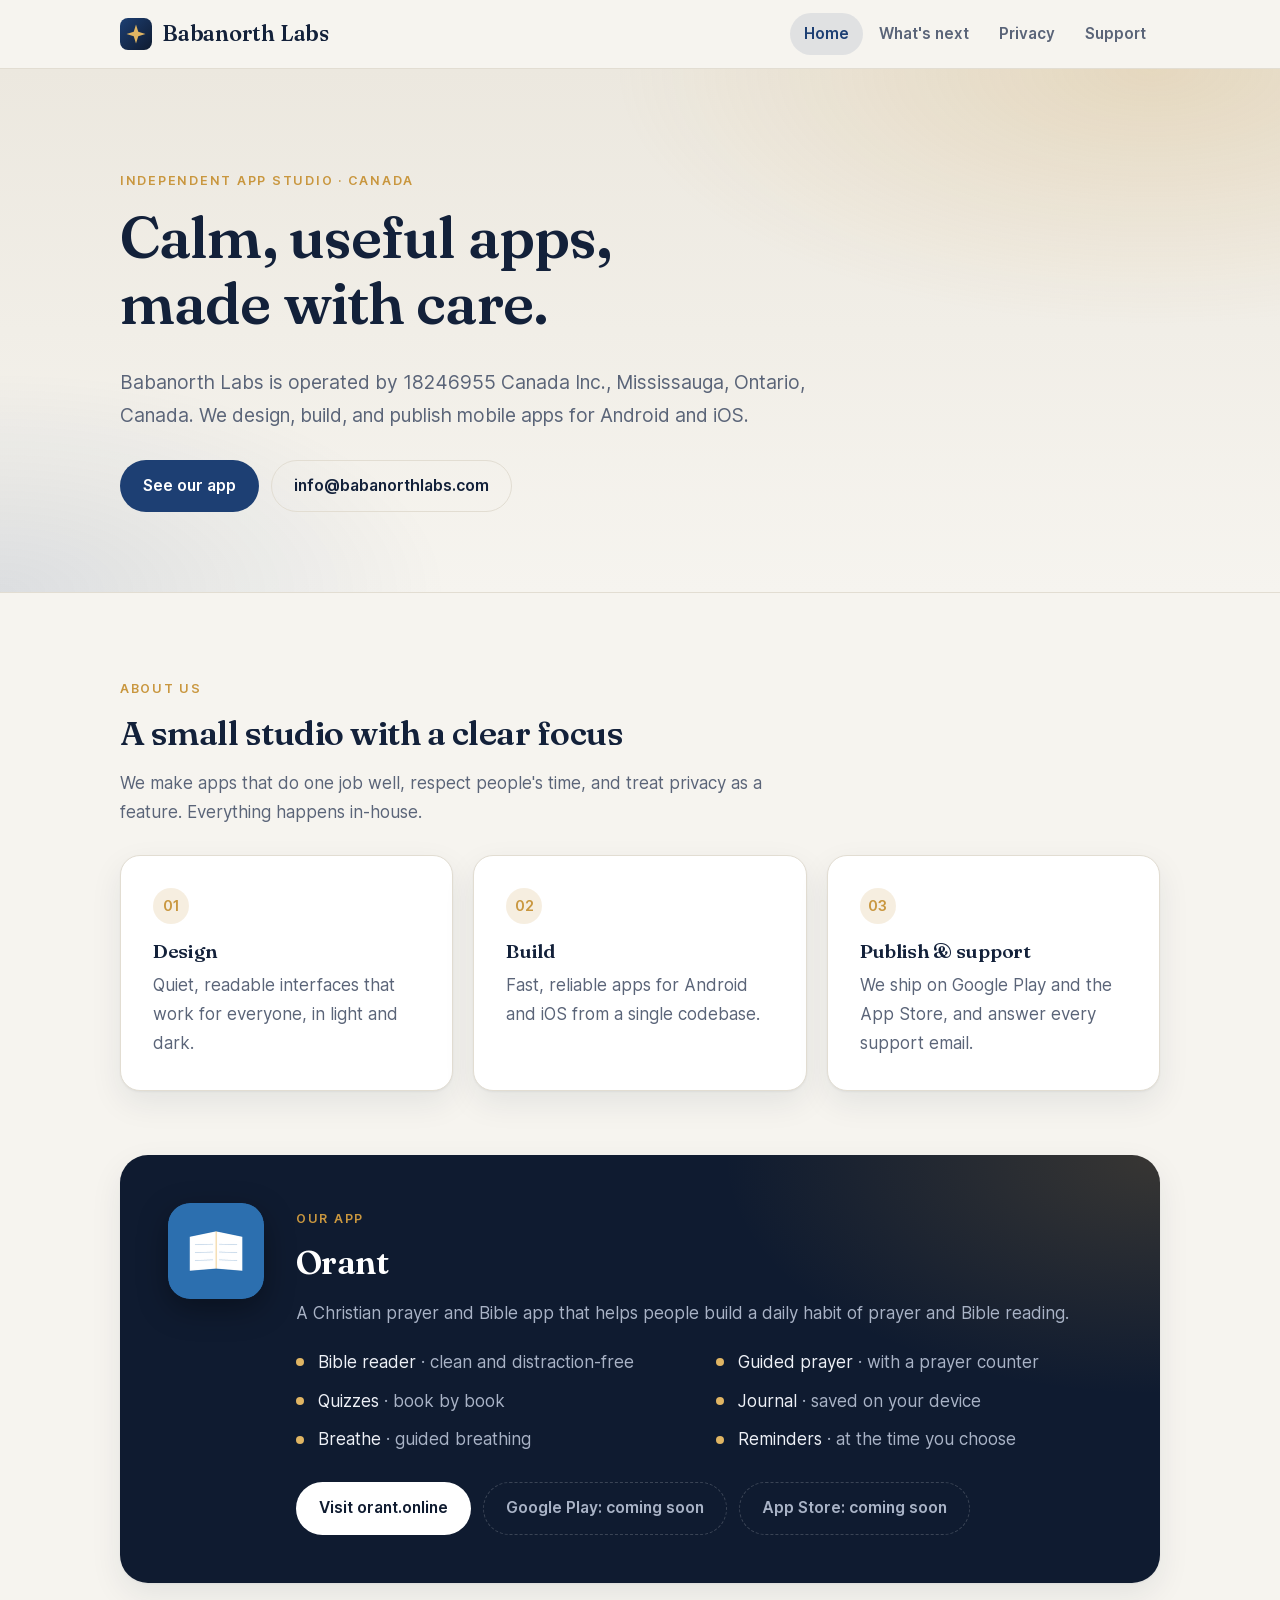
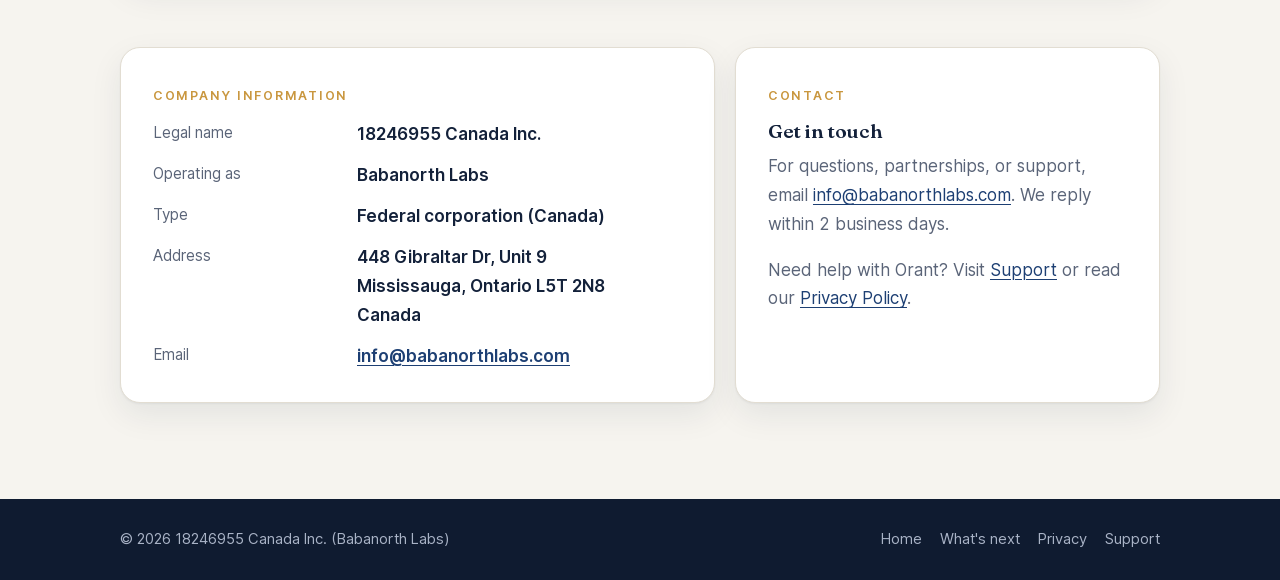
<file: index.html>
<!DOCTYPE html>
<html lang="en">
<head>
  <meta charset="utf-8">
  <meta name="viewport" content="width=device-width, initial-scale=1">
  <title>Babanorth Labs</title>
  <meta name="description" content="Babanorth Labs is operated by 18246955 Canada Inc., Mississauga, Ontario, Canada. We design and publish mobile apps, including Orant.">
  <link rel="icon" href="/favicon.svg" type="image/svg+xml">
  <link rel="preload" href="/assets/fonts/fraunces-600.woff2" as="font" type="font/woff2" crossorigin>
  <link rel="stylesheet" href="/style.css">
</head>
<body class="home">
  <header class="site-header">
    <div class="wrap">
      <a class="brand" href="/"><img src="/favicon.svg" alt="">Babanorth Labs</a>
      <nav class="nav">
        <a href="/" aria-current="page">Home</a>
        <a href="/whats-next/">What's next</a>
        <a href="/privacy/">Privacy</a>
        <a href="/support/">Support</a>
      </nav>
    </div>
  </header>

  <main>
    <section class="hero">
      <div class="wrap">
        <span class="eyebrow">Independent app studio · Canada</span>
        <h1>Calm, useful apps, made with care.</h1>
        <p class="lead">Babanorth Labs is operated by 18246955 Canada Inc., Mississauga, Ontario, Canada. We design, build, and publish mobile apps for Android and iOS.</p>
        <div class="buttons">
          <a class="btn btn-primary" href="#orant">See our app</a>
          <a class="btn btn-ghost" href="mailto:info@babanorthlabs.com">info@babanorthlabs.com</a>
        </div>
      </div>
    </section>

    <div class="wrap">
      <section class="section">
        <div class="section-head">
          <span class="eyebrow">About us</span>
          <h2>A small studio with a clear focus</h2>
          <p class="muted">We make apps that do one job well, respect people's time, and treat privacy as a feature. Everything happens in-house.</p>
        </div>
        <div class="grid">
          <div class="card">
            <span class="num">01</span>
            <h3>Design</h3>
            <p class="muted">Quiet, readable interfaces that work for everyone, in light and dark.</p>
          </div>
          <div class="card">
            <span class="num">02</span>
            <h3>Build</h3>
            <p class="muted">Fast, reliable apps for Android and iOS from a single codebase.</p>
          </div>
          <div class="card">
            <span class="num">03</span>
            <h3>Publish &amp; support</h3>
            <p class="muted">We ship on Google Play and the App Store, and answer every support email.</p>
          </div>
        </div>
      </section>

      <section class="section" id="orant">
        <div class="feature">
          <img class="app-icon" src="/assets/img/orant-icon.png" alt="Orant app icon" width="96" height="96">
          <div>
            <span class="eyebrow">Our app</span>
            <h2>Orant</h2>
            <p>A Christian prayer and Bible app that helps people build a daily habit of prayer and Bible reading.</p>
            <ul>
              <li>Bible reader <span>· clean and distraction-free</span></li>
              <li>Guided prayer <span>· with a prayer counter</span></li>
              <li>Quizzes <span>· book by book</span></li>
              <li>Journal <span>· saved on your device</span></li>
              <li>Breathe <span>· guided breathing</span></li>
              <li>Reminders <span>· at the time you choose</span></li>
            </ul>
            <div class="buttons">
              <a class="btn btn-primary" href="https://orant.online">Visit orant.online</a>
              <span class="btn btn-disabled" aria-disabled="true">Google Play: coming soon</span>
              <span class="btn btn-disabled" aria-disabled="true">App Store: coming soon</span>
            </div>
          </div>
        </div>
      </section>

      <section class="section">
        <div class="grid grid-2">
          <div class="card">
            <span class="eyebrow">Company information</span>
            <dl class="facts">
              <dt>Legal name</dt><dd>18246955 Canada Inc.</dd>
              <dt>Operating as</dt><dd>Babanorth Labs</dd>
              <dt>Type</dt><dd>Federal corporation (Canada)</dd>
              <dt>Address</dt><dd>448 Gibraltar Dr, Unit 9<br>Mississauga, Ontario L5T 2N8<br>Canada</dd>
              <dt>Email</dt><dd><a href="mailto:info@babanorthlabs.com">info@babanorthlabs.com</a></dd>
            </dl>
          </div>
          <div class="card">
            <span class="eyebrow">Contact</span>
            <h3>Get in touch</h3>
            <p class="muted">For questions, partnerships, or support, email <a href="mailto:info@babanorthlabs.com">info@babanorthlabs.com</a>. We reply within 2 business days.</p>
            <p class="muted">Need help with Orant? Visit <a href="/support/">Support</a> or read our <a href="/privacy/">Privacy Policy</a>.</p>
          </div>
        </div>
      </section>
    </div>
  </main>

  <footer class="site-footer">
    <div class="wrap">
      <span>© 2026 18246955 Canada Inc. (Babanorth Labs)</span>
      <nav><a href="/">Home</a><a href="/whats-next/">What's next</a><a href="/privacy/">Privacy</a><a href="/support/">Support</a></nav>
    </div>
  </footer>
</body>
</html>
</file>
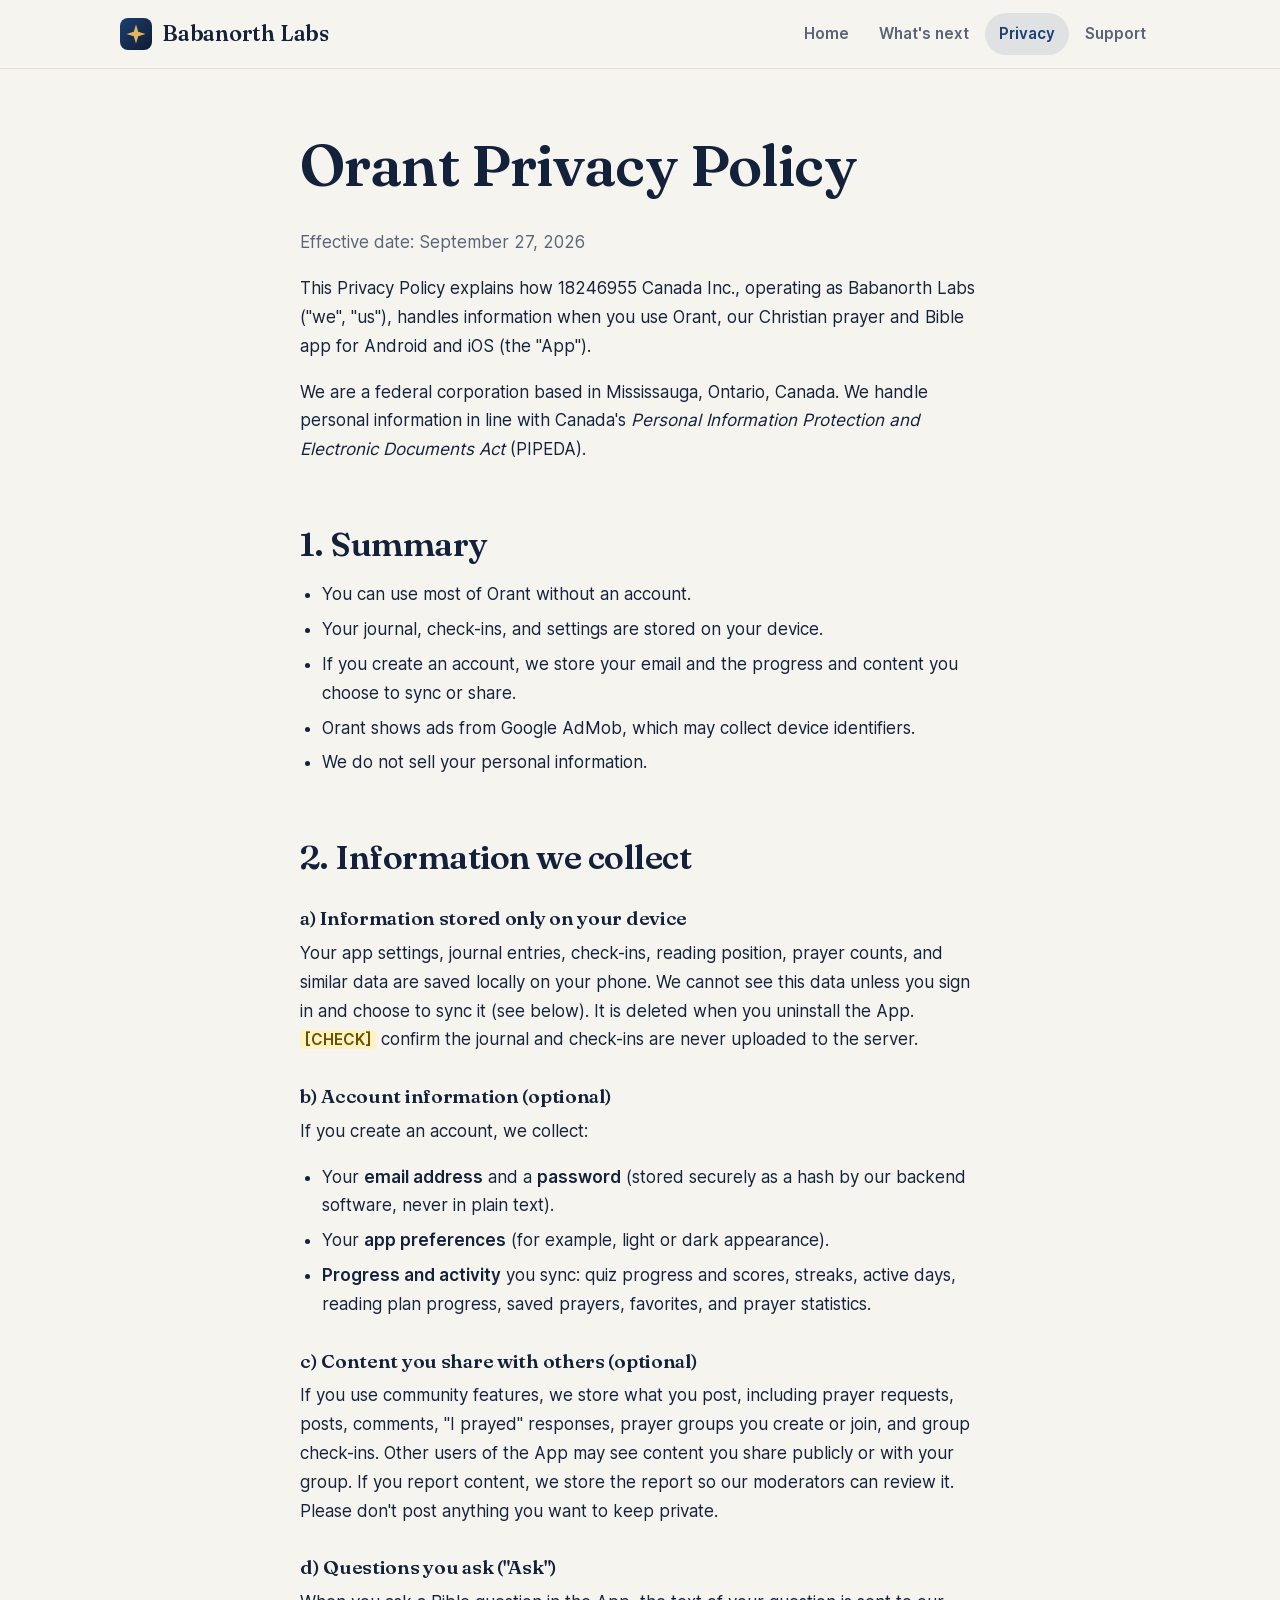
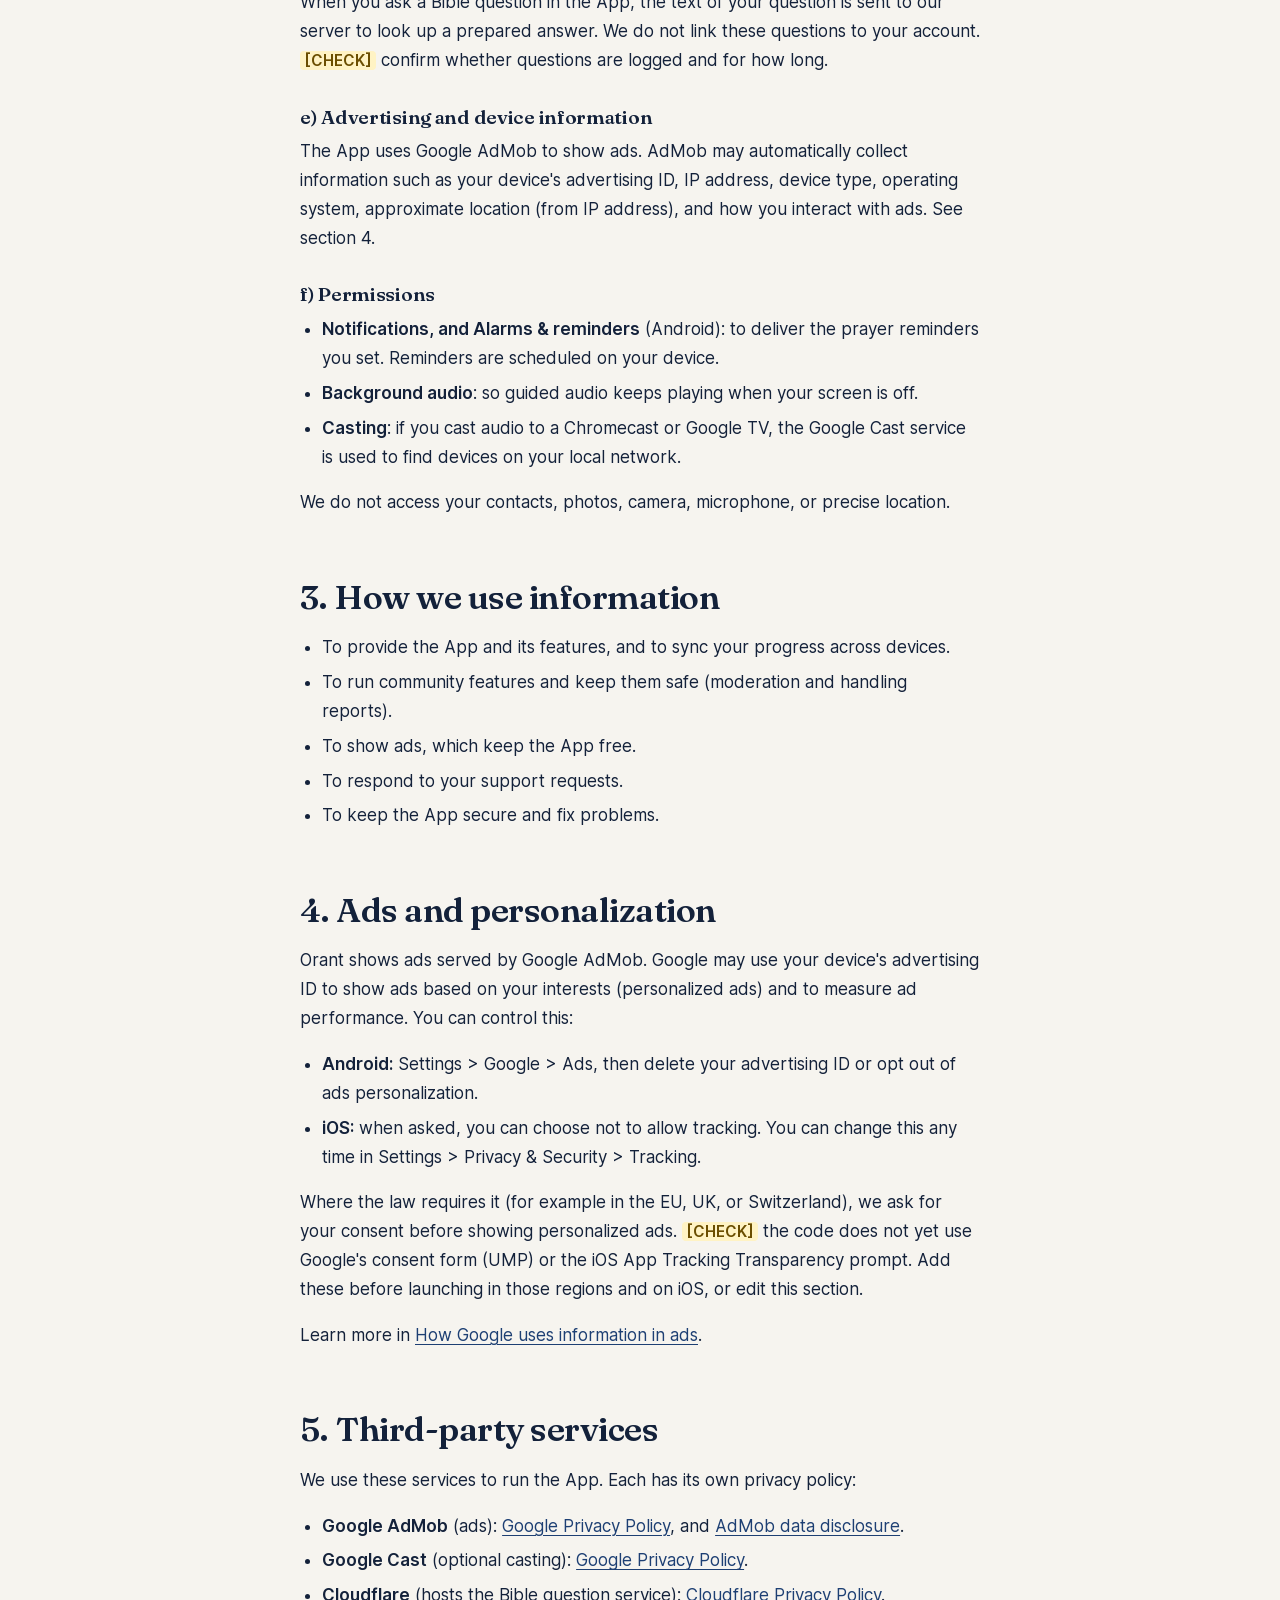
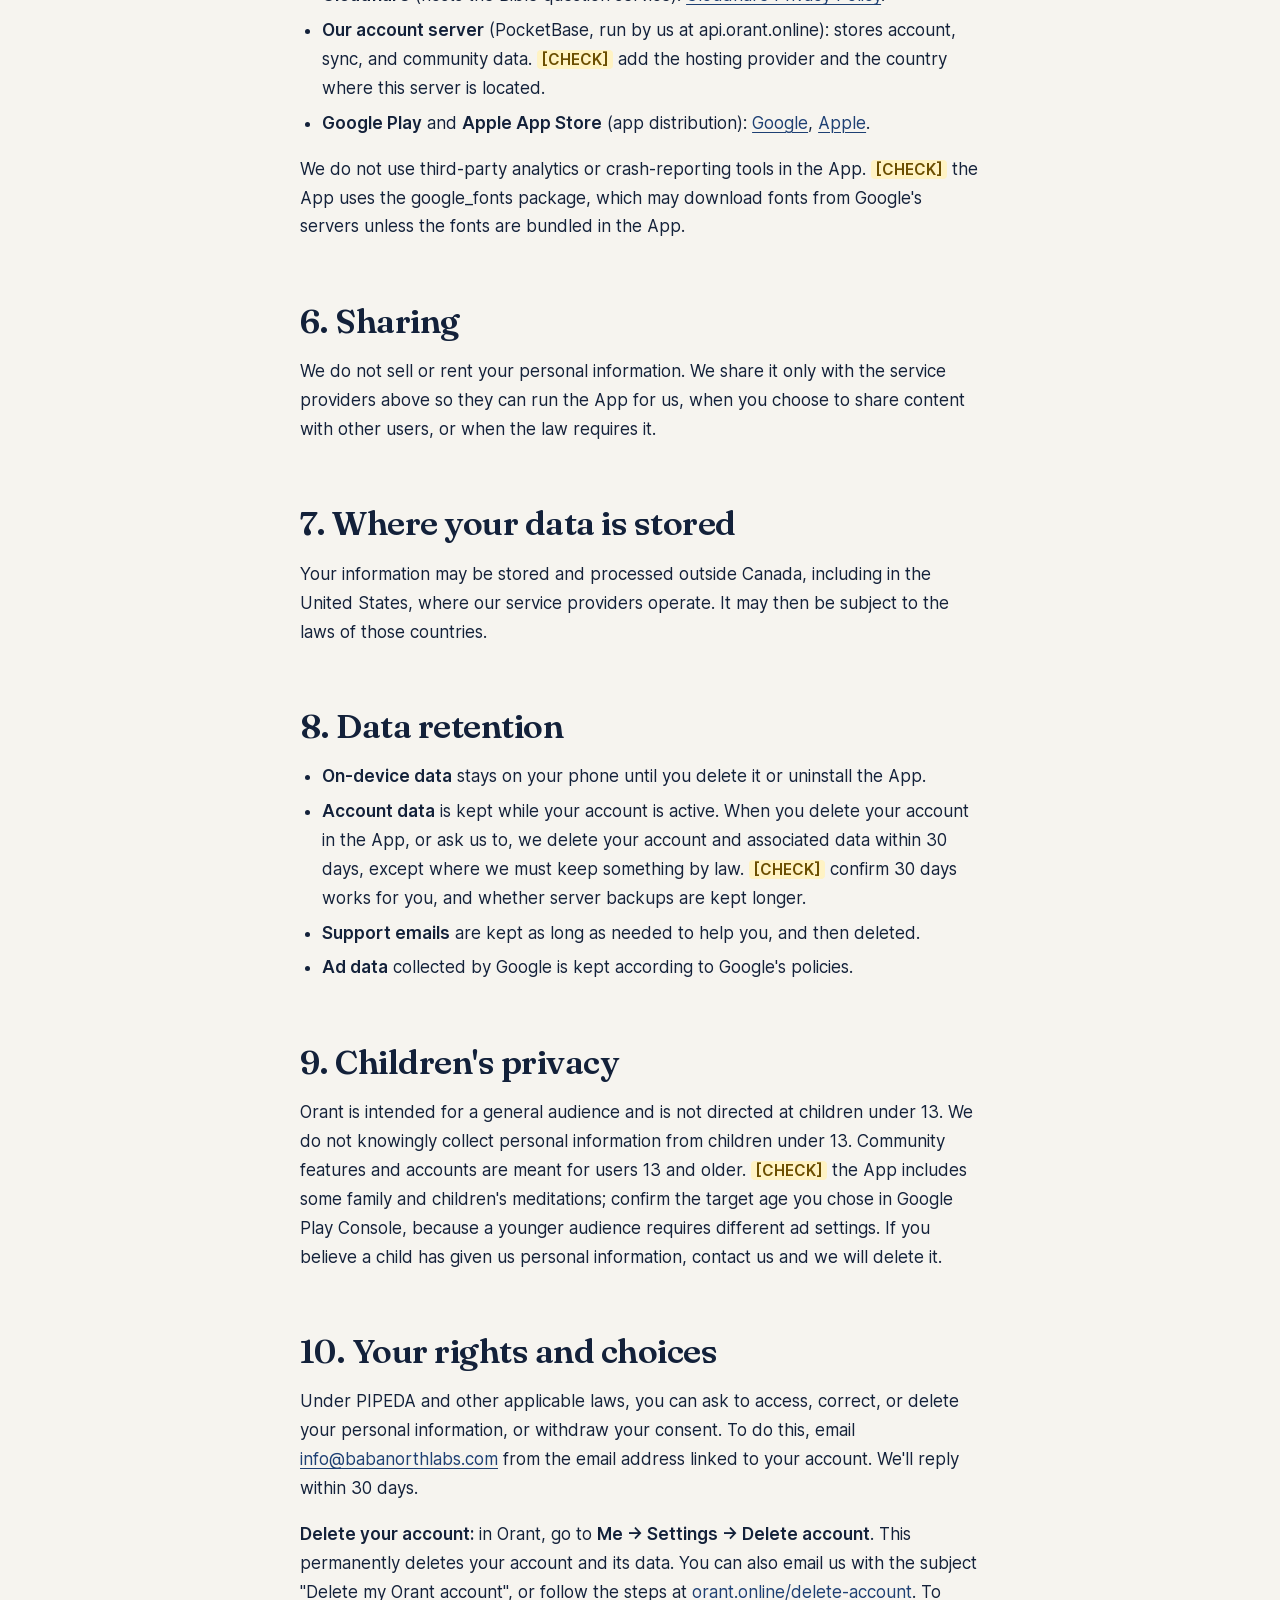
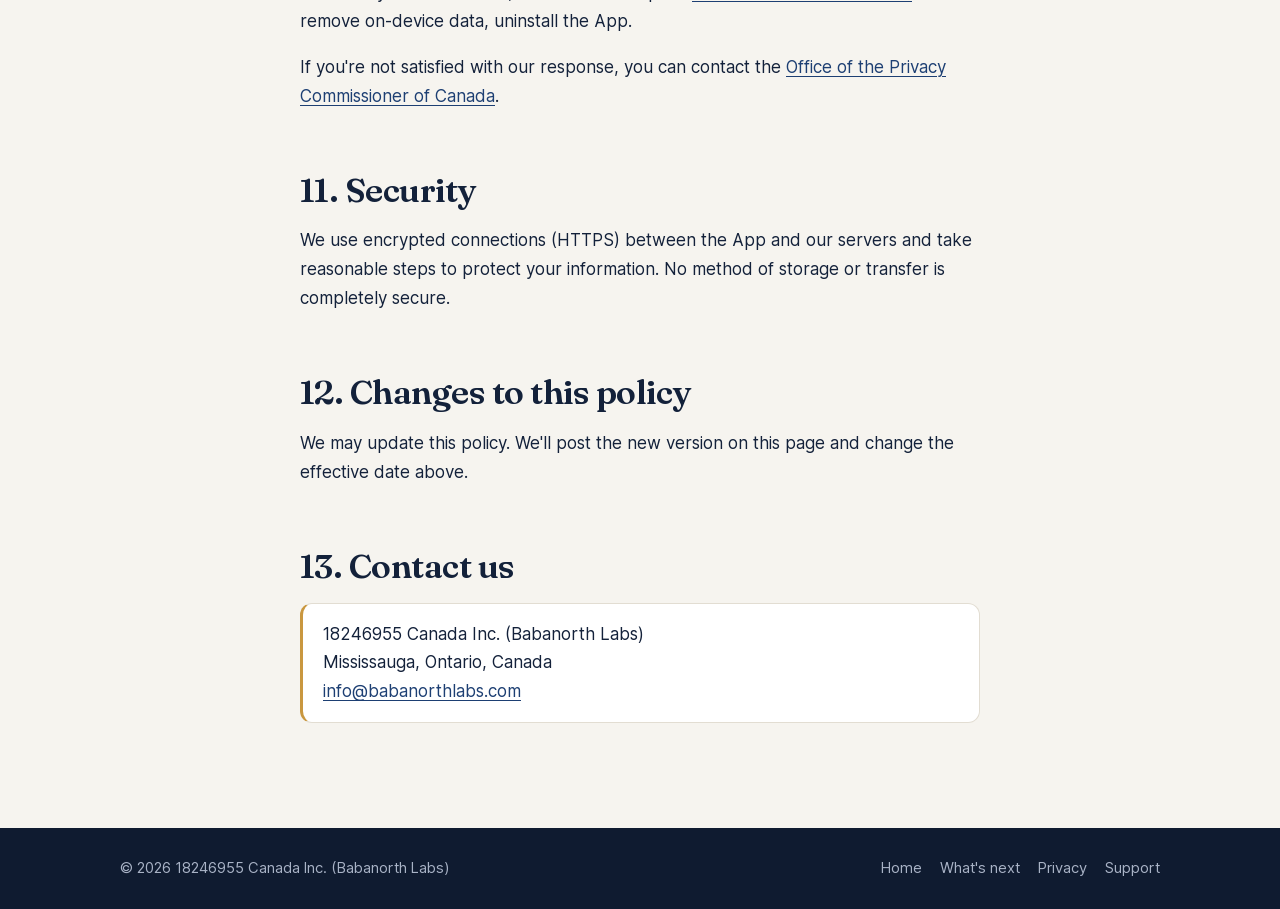
<file: privacy/index.html>
<!DOCTYPE html>
<html lang="en">
<head>
  <meta charset="utf-8">
  <meta name="viewport" content="width=device-width, initial-scale=1">
  <title>Privacy Policy · Orant · Babanorth Labs</title>
  <meta name="description" content="Privacy Policy for the Orant app by Babanorth Labs (18246955 Canada Inc.).">
  <link rel="icon" href="/favicon.svg" type="image/svg+xml">
  <link rel="stylesheet" href="/style.css">
</head>
<body>
  <header class="site-header">
    <div class="wrap">
      <a class="brand" href="/"><img src="/favicon.svg" alt="">Babanorth Labs</a>
      <nav class="nav">
        <a href="/">Home</a>
        <a href="/whats-next/">What's next</a>
        <a href="/privacy/" aria-current="page">Privacy</a>
        <a href="/support/">Support</a>
      </nav>
    </div>
  </header>

  <main>
    <div class="wrap">
      <h1>Orant Privacy Policy</h1>
      <p class="muted">Effective date: September 27, 2026</p>

      <p>This Privacy Policy explains how 18246955 Canada Inc., operating as Babanorth Labs ("we", "us"), handles information when you use Orant, our Christian prayer and Bible app for Android and iOS (the "App").</p>
      <p>We are a federal corporation based in Mississauga, Ontario, Canada. We handle personal information in line with Canada's <em>Personal Information Protection and Electronic Documents Act</em> (PIPEDA).</p>

      <h2>1. Summary</h2>
      <ul>
        <li>You can use most of Orant without an account.</li>
        <li>Your journal, check-ins, and settings are stored on your device.</li>
        <li>If you create an account, we store your email and the progress and content you choose to sync or share.</li>
        <li>Orant shows ads from Google AdMob, which may collect device identifiers.</li>
        <li>We do not sell your personal information.</li>
      </ul>

      <h2>2. Information we collect</h2>

      <h3>a) Information stored only on your device</h3>
      <p>Your app settings, journal entries, check-ins, reading position, prayer counts, and similar data are saved locally on your phone. We cannot see this data unless you sign in and choose to sync it (see below). It is deleted when you uninstall the App. <span class="check">[CHECK]</span> confirm the journal and check-ins are never uploaded to the server.</p>

      <h3>b) Account information (optional)</h3>
      <p>If you create an account, we collect:</p>
      <ul>
        <li>Your <strong>email address</strong> and a <strong>password</strong> (stored securely as a hash by our backend software, never in plain text).</li>
        <li>Your <strong>app preferences</strong> (for example, light or dark appearance).</li>
        <li><strong>Progress and activity</strong> you sync: quiz progress and scores, streaks, active days, reading plan progress, saved prayers, favorites, and prayer statistics.</li>
      </ul>

      <h3>c) Content you share with others (optional)</h3>
      <p>If you use community features, we store what you post, including prayer requests, posts, comments, "I prayed" responses, prayer groups you create or join, and group check-ins. Other users of the App may see content you share publicly or with your group. If you report content, we store the report so our moderators can review it. Please don't post anything you want to keep private.</p>

      <h3>d) Questions you ask ("Ask")</h3>
      <p>When you ask a Bible question in the App, the text of your question is sent to our server to look up a prepared answer. We do not link these questions to your account. <span class="check">[CHECK]</span> confirm whether questions are logged and for how long.</p>

      <h3>e) Advertising and device information</h3>
      <p>The App uses Google AdMob to show ads. AdMob may automatically collect information such as your device's advertising ID, IP address, device type, operating system, approximate location (from IP address), and how you interact with ads. See section 4.</p>

      <h3>f) Permissions</h3>
      <ul>
        <li><strong>Notifications, and Alarms &amp; reminders</strong> (Android): to deliver the prayer reminders you set. Reminders are scheduled on your device.</li>
        <li><strong>Background audio</strong>: so guided audio keeps playing when your screen is off.</li>
        <li><strong>Casting</strong>: if you cast audio to a Chromecast or Google TV, the Google Cast service is used to find devices on your local network.</li>
      </ul>
      <p>We do not access your contacts, photos, camera, microphone, or precise location.</p>

      <h2>3. How we use information</h2>
      <ul>
        <li>To provide the App and its features, and to sync your progress across devices.</li>
        <li>To run community features and keep them safe (moderation and handling reports).</li>
        <li>To show ads, which keep the App free.</li>
        <li>To respond to your support requests.</li>
        <li>To keep the App secure and fix problems.</li>
      </ul>

      <h2>4. Ads and personalization</h2>
      <p>Orant shows ads served by Google AdMob. Google may use your device's advertising ID to show ads based on your interests (personalized ads) and to measure ad performance. You can control this:</p>
      <ul>
        <li><strong>Android:</strong> Settings &gt; Google &gt; Ads, then delete your advertising ID or opt out of ads personalization.</li>
        <li><strong>iOS:</strong> when asked, you can choose not to allow tracking. You can change this any time in Settings &gt; Privacy &amp; Security &gt; Tracking.</li>
      </ul>
      <p>Where the law requires it (for example in the EU, UK, or Switzerland), we ask for your consent before showing personalized ads. <span class="check">[CHECK]</span> the code does not yet use Google's consent form (UMP) or the iOS App Tracking Transparency prompt. Add these before launching in those regions and on iOS, or edit this section.</p>
      <p>Learn more in <a href="https://policies.google.com/technologies/ads">How Google uses information in ads</a>.</p>

      <h2>5. Third-party services</h2>
      <p>We use these services to run the App. Each has its own privacy policy:</p>
      <ul>
        <li><strong>Google AdMob</strong> (ads): <a href="https://policies.google.com/privacy">Google Privacy Policy</a>, and <a href="https://support.google.com/admob/answer/6128543">AdMob data disclosure</a>.</li>
        <li><strong>Google Cast</strong> (optional casting): <a href="https://policies.google.com/privacy">Google Privacy Policy</a>.</li>
        <li><strong>Cloudflare</strong> (hosts the Bible question service): <a href="https://www.cloudflare.com/privacypolicy/">Cloudflare Privacy Policy</a>.</li>
        <li><strong>Our account server</strong> (PocketBase, run by us at api.orant.online): stores account, sync, and community data. <span class="check">[CHECK]</span> add the hosting provider and the country where this server is located.</li>
        <li><strong>Google Play</strong> and <strong>Apple App Store</strong> (app distribution): <a href="https://policies.google.com/privacy">Google</a>, <a href="https://www.apple.com/legal/privacy/">Apple</a>.</li>
      </ul>
      <p>We do not use third-party analytics or crash-reporting tools in the App. <span class="check">[CHECK]</span> the App uses the google_fonts package, which may download fonts from Google's servers unless the fonts are bundled in the App.</p>

      <h2>6. Sharing</h2>
      <p>We do not sell or rent your personal information. We share it only with the service providers above so they can run the App for us, when you choose to share content with other users, or when the law requires it.</p>

      <h2>7. Where your data is stored</h2>
      <p>Your information may be stored and processed outside Canada, including in the United States, where our service providers operate. It may then be subject to the laws of those countries.</p>

      <h2>8. Data retention</h2>
      <ul>
        <li><strong>On-device data</strong> stays on your phone until you delete it or uninstall the App.</li>
        <li><strong>Account data</strong> is kept while your account is active. When you delete your account in the App, or ask us to, we delete your account and associated data within 30 days, except where we must keep something by law. <span class="check">[CHECK]</span> confirm 30 days works for you, and whether server backups are kept longer.</li>
        <li><strong>Support emails</strong> are kept as long as needed to help you, and then deleted.</li>
        <li><strong>Ad data</strong> collected by Google is kept according to Google's policies.</li>
      </ul>

      <h2>9. Children's privacy</h2>
      <p>Orant is intended for a general audience and is not directed at children under 13. We do not knowingly collect personal information from children under 13. Community features and accounts are meant for users 13 and older. <span class="check">[CHECK]</span> the App includes some family and children's meditations; confirm the target age you chose in Google Play Console, because a younger audience requires different ad settings. If you believe a child has given us personal information, contact us and we will delete it.</p>

      <h2>10. Your rights and choices</h2>
      <p>Under PIPEDA and other applicable laws, you can ask to access, correct, or delete your personal information, or withdraw your consent. To do this, email <a href="mailto:info@babanorthlabs.com?subject=Privacy%20request">info@babanorthlabs.com</a> from the email address linked to your account. We'll reply within 30 days.</p>
      <p><strong>Delete your account:</strong> in Orant, go to <strong>Me → Settings → Delete account</strong>. This permanently deletes your account and its data. You can also email us with the subject "Delete my Orant account", or follow the steps at <a href="https://orant.online/delete-account">orant.online/delete-account</a>. To remove on-device data, uninstall the App.</p>
      <p>If you're not satisfied with our response, you can contact the <a href="https://www.priv.gc.ca/">Office of the Privacy Commissioner of Canada</a>.</p>

      <h2>11. Security</h2>
      <p>We use encrypted connections (HTTPS) between the App and our servers and take reasonable steps to protect your information. No method of storage or transfer is completely secure.</p>

      <h2>12. Changes to this policy</h2>
      <p>We may update this policy. We'll post the new version on this page and change the effective date above.</p>

      <h2>13. Contact us</h2>
      <p class="note">
        18246955 Canada Inc. (Babanorth Labs)<br>
        Mississauga, Ontario, Canada<br>
        <a href="mailto:info@babanorthlabs.com">info@babanorthlabs.com</a>
      </p>
    </div>
  </main>

  <footer class="site-footer">
    <div class="wrap">
      <span>© 2026 18246955 Canada Inc. (Babanorth Labs)</span>
      <nav><a href="/">Home</a><a href="/whats-next/">What's next</a><a href="/privacy/">Privacy</a><a href="/support/">Support</a></nav>
    </div>
  </footer>
</body>
</html>
</file>
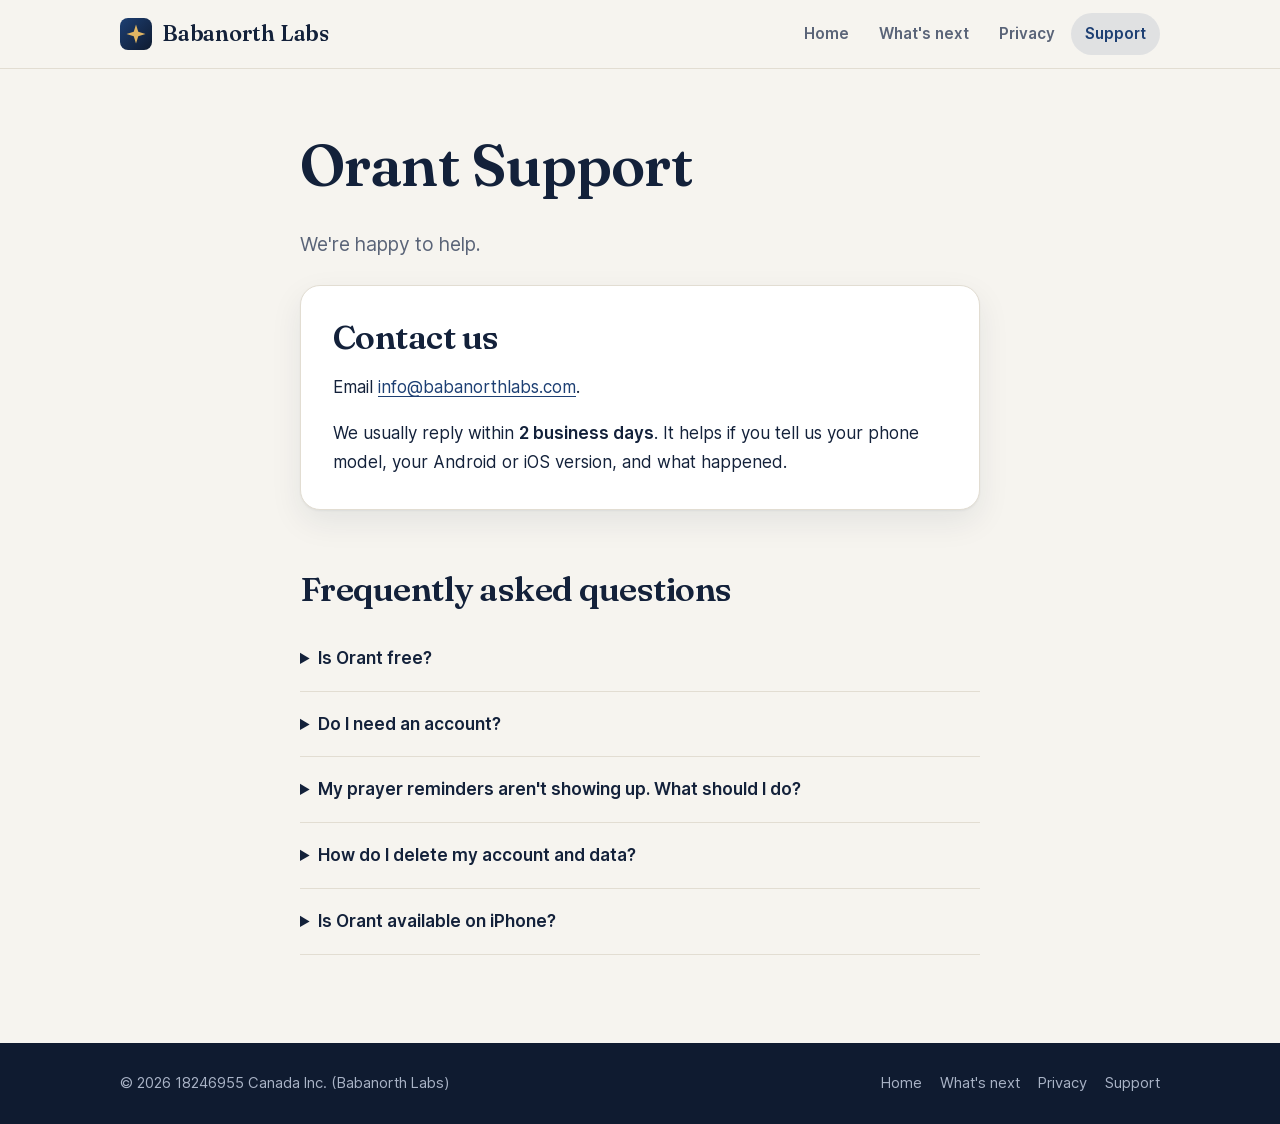
<file: support/index.html>
<!DOCTYPE html>
<html lang="en">
<head>
  <meta charset="utf-8">
  <meta name="viewport" content="width=device-width, initial-scale=1">
  <title>Support · Babanorth Labs</title>
  <meta name="description" content="Get help with Orant from Babanorth Labs.">
  <link rel="icon" href="/favicon.svg" type="image/svg+xml">
  <link rel="stylesheet" href="/style.css">
</head>
<body>
  <header class="site-header">
    <div class="wrap">
      <a class="brand" href="/"><img src="/favicon.svg" alt="">Babanorth Labs</a>
      <nav class="nav">
        <a href="/">Home</a>
        <a href="/whats-next/">What's next</a>
        <a href="/privacy/">Privacy</a>
        <a href="/support/" aria-current="page">Support</a>
      </nav>
    </div>
  </header>

  <main>
    <div class="wrap">
      <h1>Orant Support</h1>
      <p class="lead">We're happy to help.</p>

      <section class="card">
        <h2>Contact us</h2>
        <p>Email <a href="mailto:info@babanorthlabs.com?subject=Orant%20support">info@babanorthlabs.com</a>.</p>
        <p>We usually reply within <strong>2 business days</strong>. It helps if you tell us your phone model, your Android or iOS version, and what happened.</p>
      </section>

      <h2>Frequently asked questions</h2>

      <details>
        <summary>Is Orant free?</summary>
        <p>Yes. Orant is free to download and use. It shows ads to help cover our costs.</p>
      </details>

      <details>
        <summary>Do I need an account?</summary>
        <p>No. Most of Orant works without an account. Creating an account lets you sync your progress and use community features such as prayer requests and groups.</p>
      </details>

      <details>
        <summary>My prayer reminders aren't showing up. What should I do?</summary>
        <p>Make sure notifications are turned on for Orant in your phone's settings. On Android, also allow "Alarms &amp; reminders" for Orant so reminders arrive on time, and turn off battery optimization for the app if reminders are still late.</p>
      </details>

      <details>
        <summary>How do I delete my account and data?</summary>
        <p>In the app: open Orant, sign in, go to the <strong>Me</strong> tab, then <strong>Settings</strong>. Scroll to the end and tap <strong>Delete account</strong>. This permanently removes your account and its data.</p>
        <p>Can't open the app? Email <a href="mailto:info@babanorthlabs.com?subject=Delete%20my%20Orant%20account">info@babanorthlabs.com</a> from the email address you signed up with and we'll delete it for you. Data stored only on your phone is removed when you uninstall the app. More details: <a href="https://orant.online/delete-account">orant.online/delete-account</a>.</p>
      </details>

      <details>
        <summary>Is Orant available on iPhone?</summary>
        <p>Orant is coming soon to both Google Play and the App Store.</p>
      </details>
    </div>
  </main>

  <footer class="site-footer">
    <div class="wrap">
      <span>© 2026 18246955 Canada Inc. (Babanorth Labs)</span>
      <nav><a href="/">Home</a><a href="/whats-next/">What's next</a><a href="/privacy/">Privacy</a><a href="/support/">Support</a></nav>
    </div>
  </footer>
</body>
</html>
</file>
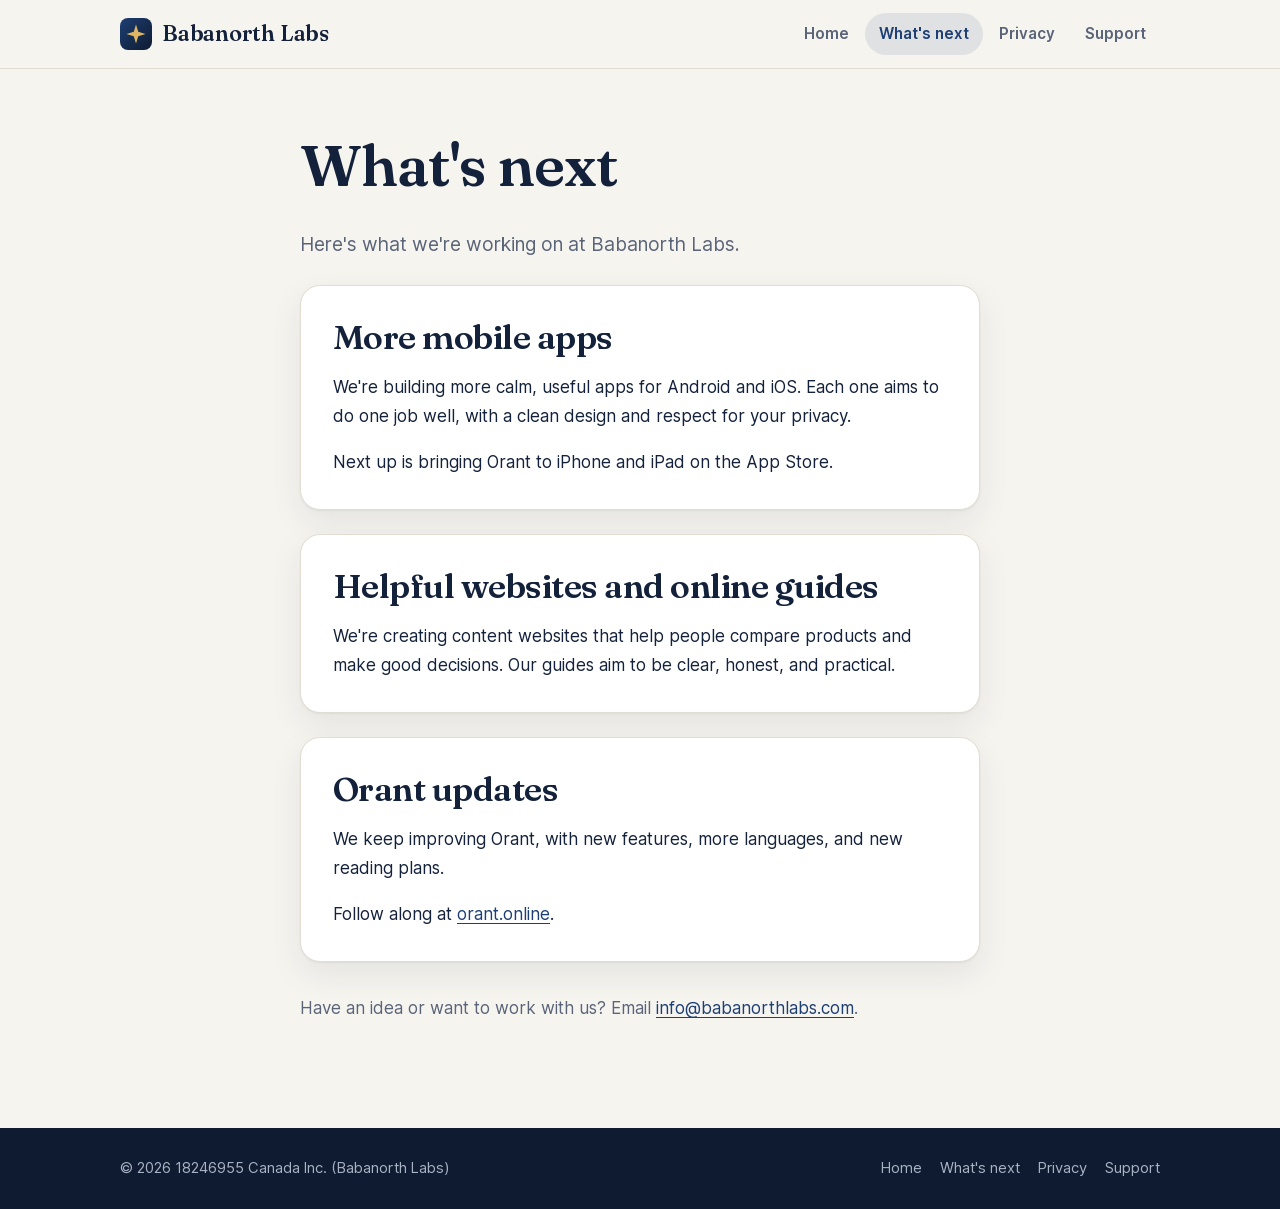
<file: whats-next/index.html>
<!DOCTYPE html>
<html lang="en">
<head>
  <meta charset="utf-8">
  <meta name="viewport" content="width=device-width, initial-scale=1">
  <title>What's next · Babanorth Labs</title>
  <meta name="description" content="What Babanorth Labs is building next: more mobile apps, helpful websites, and updates to Orant.">
  <link rel="icon" href="/favicon.svg" type="image/svg+xml">
  <link rel="stylesheet" href="/style.css">
</head>
<body>
  <header class="site-header">
    <div class="wrap">
      <a class="brand" href="/"><img src="/favicon.svg" alt="">Babanorth Labs</a>
      <nav class="nav">
        <a href="/">Home</a>
        <a href="/whats-next/" aria-current="page">What's next</a>
        <a href="/privacy/">Privacy</a>
        <a href="/support/">Support</a>
      </nav>
    </div>
  </header>

  <main>
    <div class="wrap">
      <h1>What's next</h1>
      <p class="lead">Here's what we're working on at Babanorth Labs.</p>

      <section class="card">
        <h2>More mobile apps</h2>
        <p>We're building more calm, useful apps for Android and iOS. Each one aims to do one job well, with a clean design and respect for your privacy.</p>
        <p>Next up is bringing Orant to iPhone and iPad on the App Store.</p>
      </section>

      <section class="card">
        <h2>Helpful websites and online guides</h2>
        <p>We're creating content websites that help people compare products and make good decisions. Our guides aim to be clear, honest, and practical.</p>
      </section>

      <section class="card">
        <h2>Orant updates</h2>
        <p>We keep improving Orant, with new features, more languages, and new reading plans.</p>
        <p>Follow along at <a href="https://orant.online">orant.online</a>.</p>
      </section>

      <p class="muted" style="margin-top:32px">Have an idea or want to work with us? Email <a href="mailto:info@babanorthlabs.com">info@babanorthlabs.com</a>.</p>
    </div>
  </main>

  <footer class="site-footer">
    <div class="wrap">
      <span>© 2026 18246955 Canada Inc. (Babanorth Labs)</span>
      <nav><a href="/">Home</a><a href="/whats-next/">What's next</a><a href="/privacy/">Privacy</a><a href="/support/">Support</a></nav>
    </div>
  </footer>
</body>
</html>
</file>
<file: style.css>
/* Babanorth Labs — one stylesheet for every page.
   Shares Orant's type (Fraunces + Inter) with a deeper navy-and-gold palette
   for the parent company. */

@font-face {
  font-family: "Inter";
  src: url("/assets/fonts/inter-400.woff2") format("woff2");
  font-weight: 400;
  font-display: swap;
}
@font-face {
  font-family: "Inter";
  src: url("/assets/fonts/inter-600.woff2") format("woff2");
  font-weight: 600;
  font-display: swap;
}
@font-face {
  font-family: "Fraunces";
  src: url("/assets/fonts/fraunces-600.woff2") format("woff2");
  font-weight: 600;
  font-display: swap;
}

/* ---------- tokens ---------- */
:root {
  color-scheme: light;
  --bg: #f6f4ef;
  --bg-deep: #ece8df;
  --surface: #ffffff;
  --surface-raised: #efebe3;
  --text: #13213a;
  --muted: #5a6478;
  --accent: #1d3f73;
  --accent-dark: #142e56;
  --gold: #c9973f;
  --night: #0f1b30;
  --on-night: #eef1f7;
  --on-night-muted: #a9b3c6;
  --border: #e2ddd2;
  --shadow: 0 1px 2px rgba(19, 33, 58, 0.05), 0 12px 32px rgba(19, 33, 58, 0.08);
  --font-sans: "Inter", system-ui, -apple-system, "Segoe UI", Roboto, sans-serif;
  --font-serif: "Fraunces", Georgia, "Times New Roman", serif;
  --radius: 20px;
  --max: 1080px;
  --prose: 720px;
}

@media (prefers-color-scheme: dark) {
  :root {
    color-scheme: dark;
    --bg: #0e1522;
    --bg-deep: #0a0f19;
    --surface: #151e2e;
    --surface-raised: #1c2739;
    --text: #edf0f5;
    --muted: #a3adbf;
    --accent: #8fb3ea;
    --accent-dark: #b3cbf1;
    --gold: #e0b563;
    --night: #121c2e;
    --border: #243049;
    --shadow: 0 1px 2px rgba(0, 0, 0, 0.3), 0 12px 32px rgba(0, 0, 0, 0.3);
  }
}

/* ---------- base ---------- */
*, *::before, *::after { box-sizing: border-box; }
html { -webkit-text-size-adjust: 100%; text-size-adjust: 100%; }

body {
  margin: 0;
  background: var(--bg);
  color: var(--text);
  font-family: var(--font-sans);
  font-size: 1.0625rem;
  line-height: 1.7;
  -webkit-font-smoothing: antialiased;
  display: flex;
  flex-direction: column;
  min-height: 100vh;
  overflow-x: hidden;
}
img { max-width: 100%; display: block; }

a { color: var(--accent); text-underline-offset: 0.18em; text-decoration-thickness: 1px; }
a:hover { color: var(--accent-dark); text-decoration-thickness: 2px; }
:focus-visible { outline: 3px solid var(--gold); outline-offset: 3px; border-radius: 4px; }

h1, h2, h3 {
  font-family: var(--font-serif);
  font-weight: 600;
  line-height: 1.15;
  letter-spacing: -0.015em;
  margin: 0 0 0.5em;
  text-wrap: balance;
}
h1 { font-size: clamp(2.2rem, 6vw, 3.6rem); }
h2 { font-size: clamp(1.5rem, 3.4vw, 2.1rem); margin-top: 1.8em; }
h3 { font-size: 1.2rem; margin-top: 1.6em; }
p, ul { margin: 0 0 1em; }
ul { padding-left: 1.3em; }
li + li { margin-top: 0.35em; }
strong { font-weight: 600; }

.wrap { width: 100%; max-width: var(--max); margin: 0 auto; padding: 0 20px; }
.prose { max-width: var(--prose); }

.eyebrow {
  display: inline-block;
  font-size: 0.78rem;
  font-weight: 600;
  letter-spacing: 0.14em;
  text-transform: uppercase;
  color: var(--gold);
  margin-bottom: 14px;
}
.lead { font-size: 1.2rem; color: var(--muted); max-width: 36em; }
.muted { color: var(--muted); }

/* ---------- header ---------- */
.site-header {
  position: sticky;
  top: 0;
  z-index: 50;
  background: color-mix(in srgb, var(--bg) 85%, transparent);
  -webkit-backdrop-filter: saturate(1.4) blur(12px);
  backdrop-filter: saturate(1.4) blur(12px);
  border-bottom: 1px solid var(--border);
}
.site-header .wrap {
  display: flex;
  align-items: center;
  justify-content: space-between;
  gap: 12px;
  min-height: 68px;
  flex-wrap: wrap;
}
.brand {
  display: inline-flex;
  align-items: center;
  gap: 10px;
  color: var(--text);
  text-decoration: none;
  font-family: var(--font-serif);
  font-weight: 600;
  font-size: 1.35rem;
  letter-spacing: -0.01em;
}
.brand:hover { color: var(--text); text-decoration: none; }
.brand img { width: 32px; height: 32px; }
.nav { display: flex; gap: 2px; flex-wrap: wrap; }
.nav a {
  padding: 8px 14px;
  border-radius: 999px;
  color: var(--muted);
  text-decoration: none;
  font-size: 0.95rem;
  font-weight: 600;
}
.nav a:hover { color: var(--text); background: var(--surface-raised); }
.nav a[aria-current="page"] { color: var(--accent); background: color-mix(in srgb, var(--accent) 10%, transparent); }

/* ---------- main ---------- */
main { flex: 1; padding: 64px 0 88px; }
main > .wrap { max-width: var(--prose); }
.home main { padding-top: 0; }
.home main > .wrap { max-width: var(--max); }

/* ---------- hero ---------- */
.hero {
  padding: 96px 0 80px;
  margin-bottom: 24px;
  background:
    radial-gradient(ellipse 60% 70% at 90% 0%, color-mix(in srgb, var(--gold) 20%, transparent), transparent 70%),
    radial-gradient(ellipse 50% 60% at 0% 100%, color-mix(in srgb, var(--accent) 12%, transparent), transparent 70%),
    linear-gradient(180deg, var(--bg-deep), var(--bg));
  border-bottom: 1px solid var(--border);
}
.hero h1 { max-width: 14em; }
.hero .lead { margin-bottom: 0; }

/* ---------- sections ---------- */
.section { padding: 56px 0 8px; }
.section-head { max-width: 40em; margin-bottom: 28px; }
.section-head h2 { margin-top: 0; }

.grid { display: grid; gap: 20px; grid-template-columns: repeat(3, 1fr); }
.grid .card { margin-top: 0; }
.grid-2 { grid-template-columns: 1.4fr 1fr; }
@media (max-width: 860px) { .grid, .grid-2 { grid-template-columns: 1fr; } }

.card {
  background: var(--surface);
  border: 1px solid var(--border);
  border-radius: var(--radius);
  padding: 32px;
  margin-top: 24px;
  box-shadow: var(--shadow);
}
.card h2, .card h3 { margin-top: 0; }
.card p:last-child { margin-bottom: 0; }
.num {
  display: inline-grid;
  place-items: center;
  width: 36px;
  height: 36px;
  border-radius: 999px;
  background: color-mix(in srgb, var(--gold) 16%, transparent);
  color: var(--gold);
  font-weight: 600;
  font-size: 0.9rem;
  margin-bottom: 16px;
}

/* Featured app: dark band */
.feature {
  display: grid;
  grid-template-columns: auto 1fr;
  gap: 32px;
  align-items: start;
  background:
    radial-gradient(ellipse 60% 80% at 100% 0%, rgba(201, 151, 63, 0.22), transparent 70%),
    var(--night);
  color: var(--on-night);
  border-radius: 28px;
  padding: 48px;
  box-shadow: var(--shadow);
}
.feature h2 { margin-top: 0; color: #fff; }
.feature p { color: var(--on-night-muted); }
.feature .app-icon { width: 96px; height: 96px; border-radius: 22px; box-shadow: 0 10px 30px rgba(0, 0, 0, 0.35); }
.feature ul { list-style: none; padding: 0; display: grid; grid-template-columns: 1fr 1fr; gap: 10px 24px; margin: 20px 0 0; }
.feature li { margin: 0; padding-left: 22px; position: relative; color: var(--on-night); }
.feature li::before { content: ""; position: absolute; left: 0; top: 0.62em; width: 8px; height: 8px; border-radius: 50%; background: #e0b563; }
.feature li span { color: var(--on-night-muted); }
.feature .btn-primary { background: #fff; color: var(--night); }
.feature .btn-primary:hover { background: #e9edf5; color: var(--night); }
.feature .btn-disabled { color: var(--on-night-muted); border-color: rgba(255, 255, 255, 0.18); }
@media (max-width: 700px) {
  .feature { grid-template-columns: 1fr; padding: 32px 24px; gap: 20px; }
  .feature .app-icon { width: 72px; height: 72px; border-radius: 18px; }
  .feature ul { grid-template-columns: 1fr; }
}

/* Company facts */
.facts { display: grid; grid-template-columns: 180px 1fr; gap: 12px 24px; margin: 0; }
.facts dt { color: var(--muted); font-size: 0.95rem; }
.facts dd { margin: 0; font-weight: 600; }
@media (max-width: 560px) {
  .facts { grid-template-columns: 1fr; gap: 2px; }
  .facts dd { margin-bottom: 12px; }
}

/* ---------- buttons ---------- */
.buttons { display: flex; gap: 12px; flex-wrap: wrap; margin-top: 28px; }
.btn {
  display: inline-flex;
  align-items: center;
  justify-content: center;
  gap: 8px;
  min-height: 48px;
  padding: 12px 22px;
  border-radius: 999px;
  font-weight: 600;
  font-size: 0.98rem;
  text-decoration: none;
  border: 1px solid transparent;
  transition: transform 0.15s ease, background-color 0.15s ease;
}
.btn:hover { text-decoration: none; transform: translateY(-1px); }
.btn-primary { background: var(--accent); color: #fff; }
.btn-primary:hover { background: var(--accent-dark); color: #fff; }
@media (prefers-color-scheme: dark) {
  .btn-primary, .btn-primary:hover { color: var(--bg); }
}
.btn-ghost { background: transparent; color: var(--text); border-color: var(--border); }
.btn-ghost:hover { color: var(--text); background: var(--surface-raised); }
.btn-disabled { background: transparent; color: var(--muted); border: 1px dashed var(--border); cursor: default; }
.btn-disabled:hover { transform: none; }

/* ---------- legal / support pages ---------- */
.note {
  background: var(--surface);
  border: 1px solid var(--border);
  border-left: 3px solid var(--gold);
  padding: 16px 20px;
  border-radius: 12px;
}
.check {
  background: #fff3c4;
  color: #6b4e00;
  padding: 0 4px;
  border-radius: 4px;
  font-weight: 600;
  font-size: 0.9em;
}
details { border-bottom: 1px solid var(--border); padding: 18px 0; }
summary { cursor: pointer; font-weight: 600; }
details p { margin: 10px 0 0; }

/* ---------- footer ---------- */
.site-footer {
  background: var(--night);
  color: var(--on-night-muted);
  font-size: 0.92rem;
}
.site-footer .wrap {
  display: flex;
  justify-content: space-between;
  align-items: center;
  flex-wrap: wrap;
  gap: 12px 24px;
  padding-top: 28px;
  padding-bottom: 28px;
}
.site-footer nav { display: flex; flex-wrap: wrap; gap: 6px 18px; }
.site-footer a { color: var(--on-night-muted); text-decoration: none; }
.site-footer a:hover { color: #fff; }

@media (max-width: 600px) {
  body { font-size: 1rem; }
  main { padding: 40px 0 64px; }
  .hero { padding: 56px 0 48px; }
  .card { padding: 24px; }
  .site-header .wrap { padding-top: 10px; padding-bottom: 8px; }
  .nav { margin: 0 -14px; }
  .nav a { padding: 6px 12px; font-size: 0.9rem; }
}
</file>
